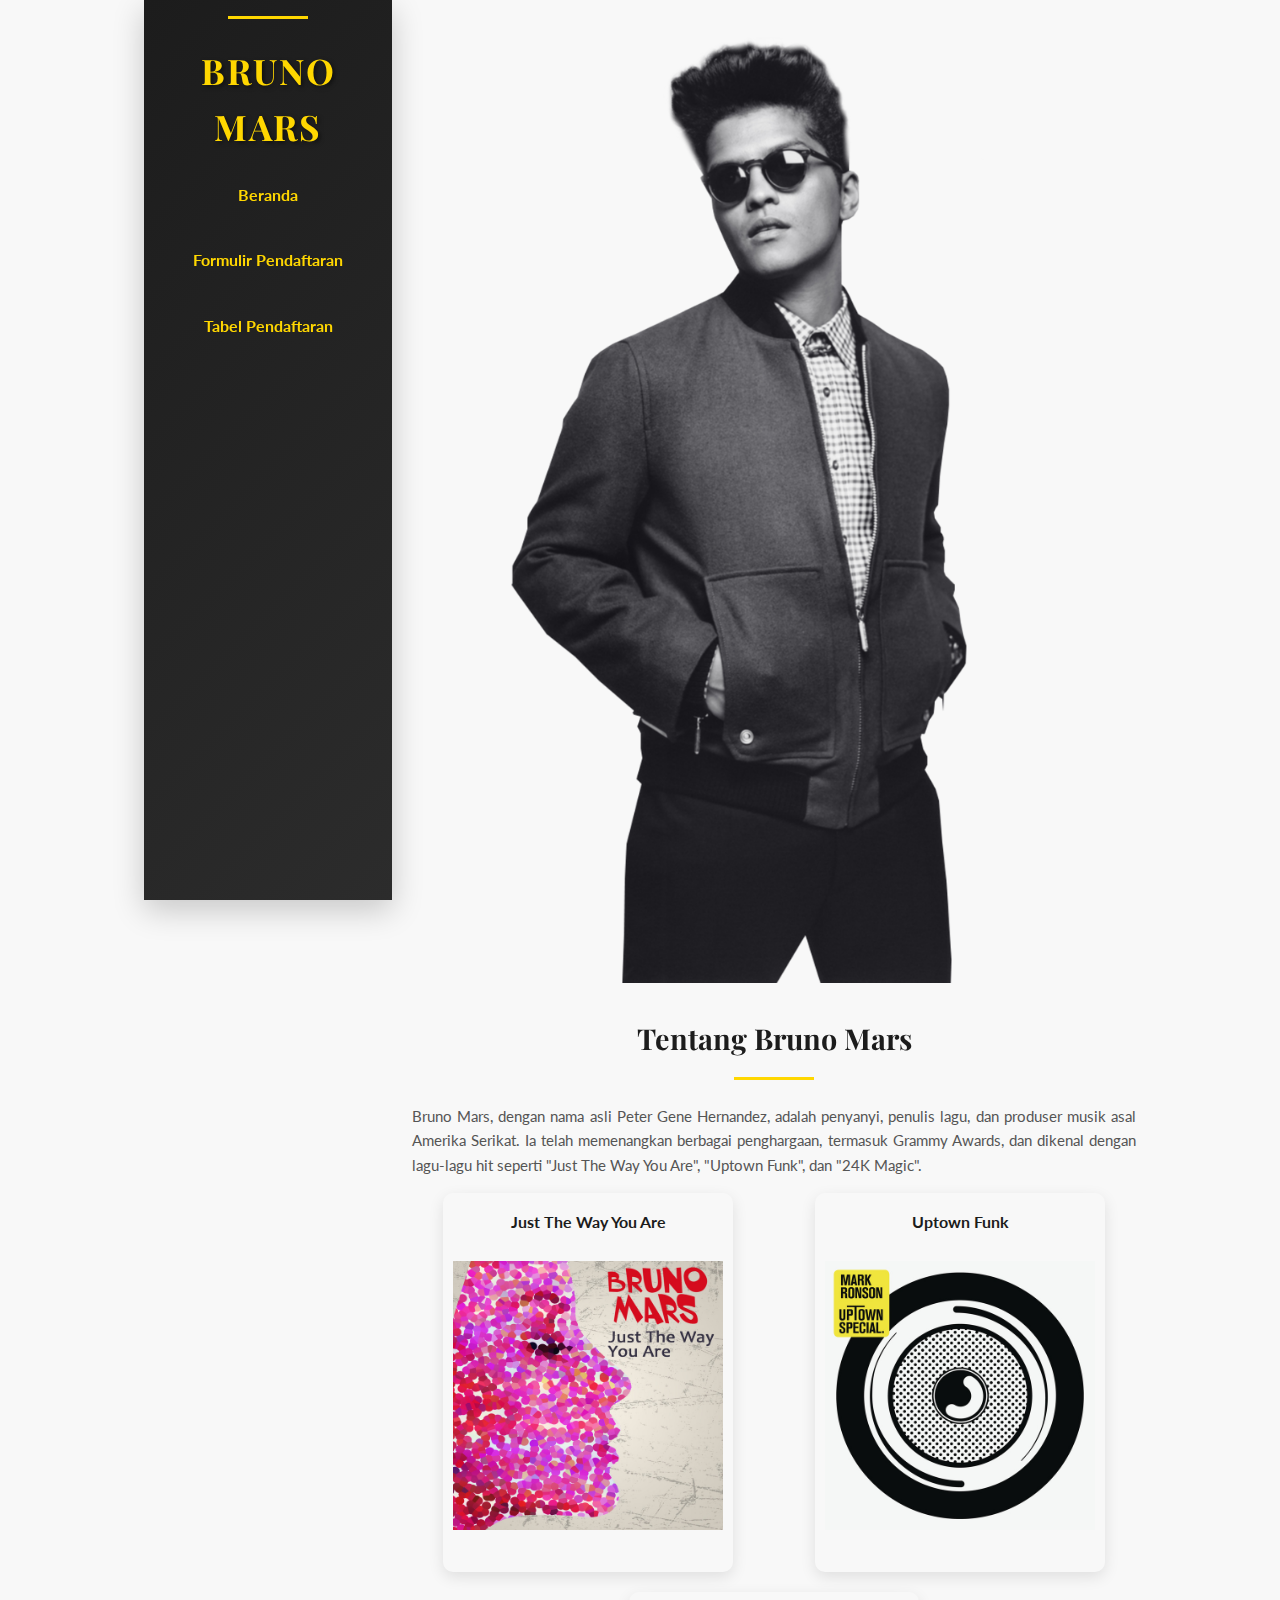
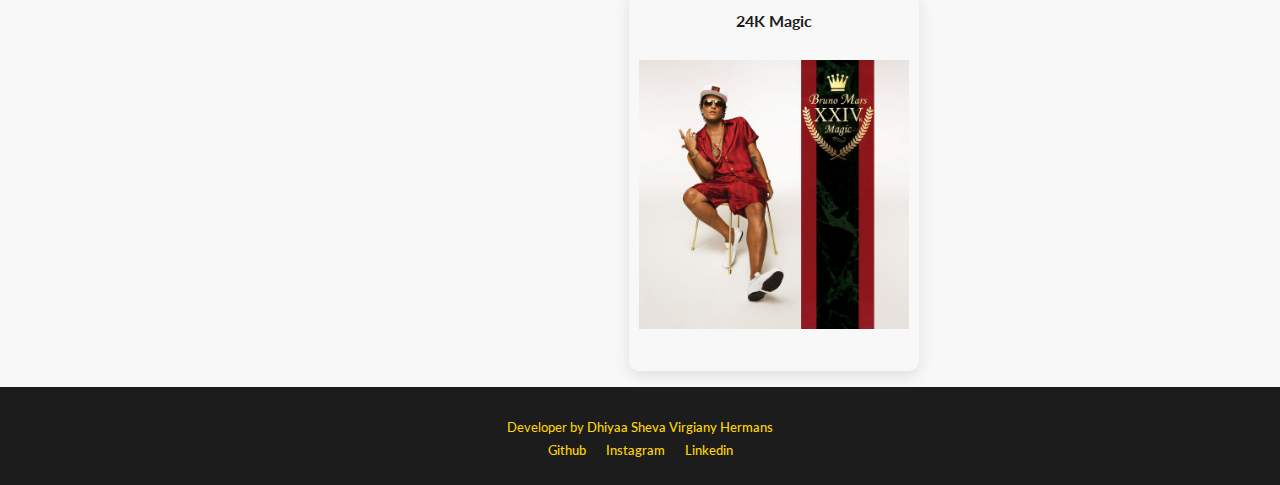
<file: index.html>
<!DOCTYPE html>
<html lang="id">
  <head>
    <meta charset="UTF-8" />
    <meta name="viewport" content="width=device-width, initial-scale=1.0" />
    <title>Bruno Mars</title>
    <link rel="stylesheet" href="css/style.css" />
    <link rel="icon" href="img/Logo Bruno Mars.png" type="image/x-icon" />
  </head>
  <body>
    <div class="container">
      <aside class="sidebar">
        <nav>
          <h2></h2>
          <h1>Bruno Mars</h1>
          <ul>
            <li><a href="index.html">Beranda</a></li>
            <li><a href="form.html">Formulir Pendaftaran</a></li>
            <li><a href="table.html">Tabel Pendaftaran</a></li>
          </ul>
        </nav>
      </aside>

      <main>
        <section>
          <div class="logo">
            <img src="img/Bruno Mars.png" alt="Logo Bruno Mars" />
          </div>
          <h2>Tentang Bruno Mars</h2>
          <p>
            Bruno Mars, dengan nama asli Peter Gene Hernandez, adalah penyanyi,
            penulis lagu, dan produser musik asal Amerika Serikat. Ia telah
            memenangkan berbagai penghargaan, termasuk Grammy Awards, dan
            dikenal dengan lagu-lagu hit seperti "Just The Way You Are", "Uptown
            Funk", dan "24K Magic".
          </p>

          <div class="logo_musik">
            <div class="logo_musik_con">
              <p>Just The Way You Are</p>
              <a
                href="https://youtu.be/LjhCEhWiKXk?feature=shared"
                target="_blank"
                ><img src="img/Lagu 1.jpeg" alt="Just The Way You Are"
              /></a>
            </div>

            <div class="logo_musik_con">
              <p>Uptown Funk</p>
              <a
                href="https://youtu.be/OPf0YbXqDm0?feature=shared"
                target="_blank"
                ><img src="img/Lagu 2.jpeg" alt="Uptown Funk" />
              </a>
            </div>

            <div class="logo_musik_con">
              <p>24K Magic</p>
              <a
                href="https://youtu.be/UqyT8IEBkvY?feature=shared"
                target="_blank"
                ><img src="img/Lagu 3.jpeg" alt="24K Magics"
              /></a>
            </div>
          </div>
        </section>
      </main>
    </div>

    <footer>
      <small>
        Developer by
        <a href="https://github.com/dhy0">Dhiyaa Sheva Virgiany Hermans</a>
        <ul>
          <li><a href="https://github.com/dhy0">Github</a></li>
          <li><a href="https://instagram.com/dhysheva">Instagram</a></li>
          <li>
            <a
              href="https://www.linkedin.com/in/dhiyaa-sheva-virgiany-hermans-374a29295/"
              >Linkedin</a
            >
          </li>
        </ul>
      </small>
    </footer>
  </body>
</html>
</file>
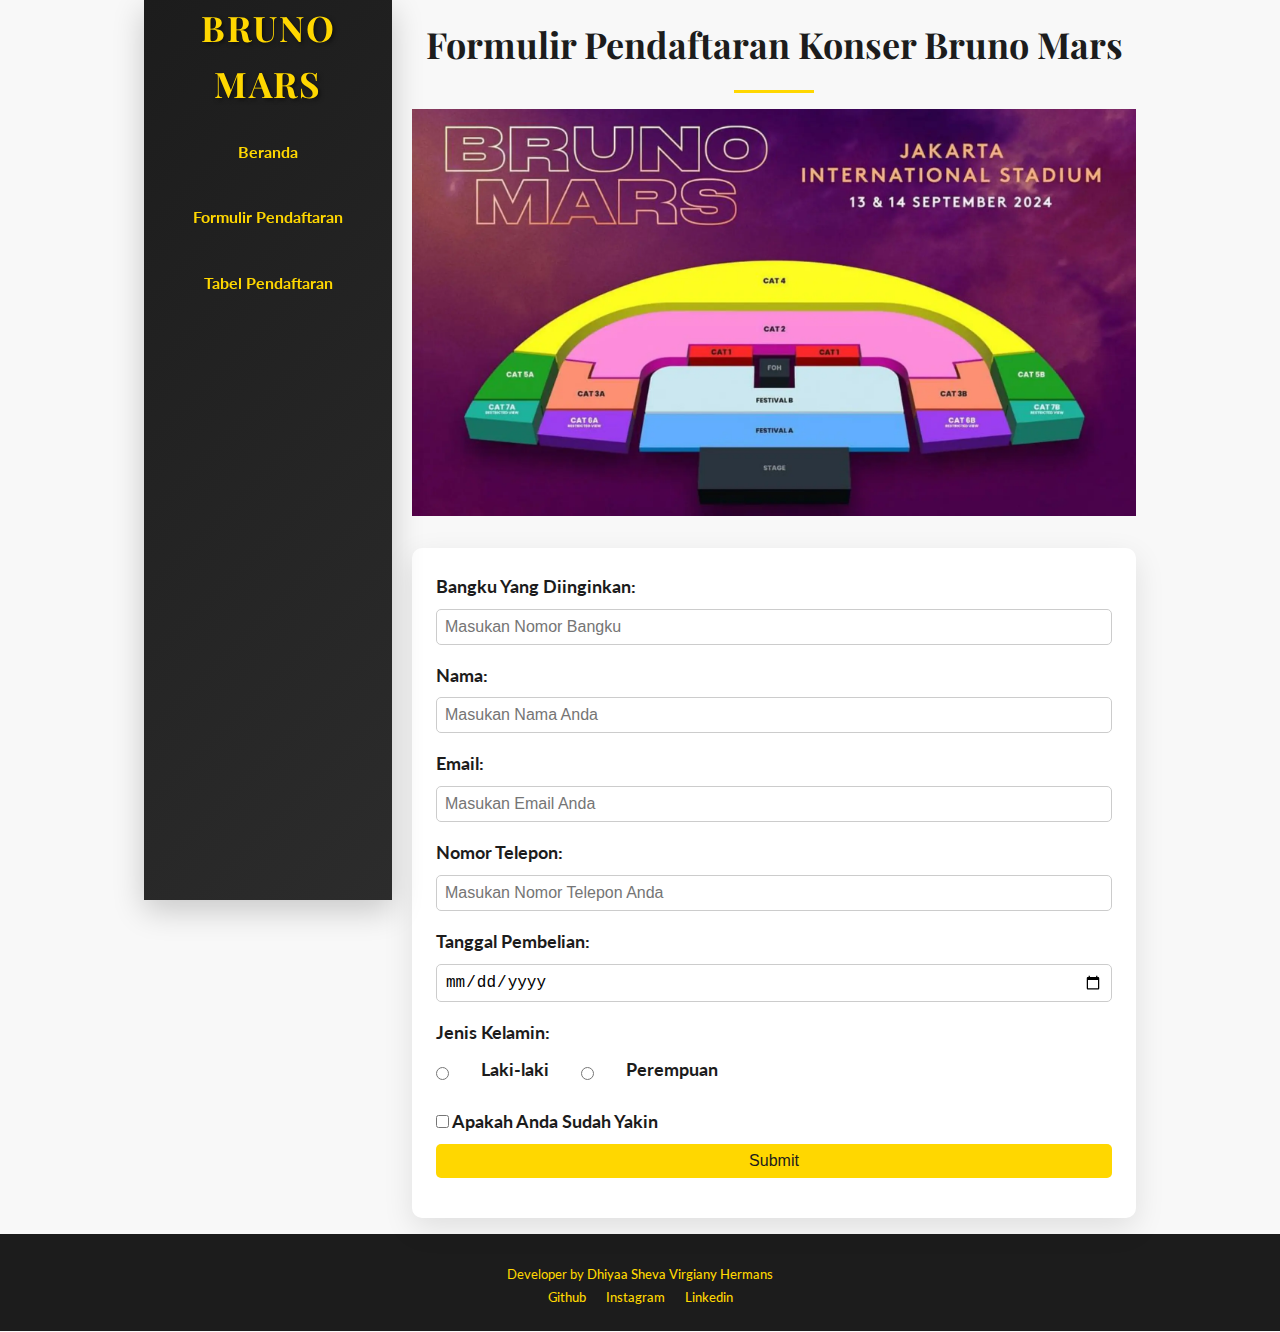
<file: form.html>
<!DOCTYPE html>
<html lang="en">
  <head>
    <meta charset="UTF-8" />
    <meta name="viewport" content="width=device-width, initial-scale=1.0" />
    <link rel="stylesheet" href="css/style.css" />
    <link rel="icon" href="img/Logo Bruno Mars.png" type="image/x-icon" />
    <title>Form Pendaftaran</title>
  </head>
  <body>
    <div class="container h-event">
      <aside class="sidebar">
        <nav>
          <h1 class="p-name">Bruno Mars</h1>
          <ul>
            <li><a href="index.html">Beranda</a></li>
            <li><a href="form.html">Formulir Pendaftaran</a></li>
            <li><a href="table.html">Tabel Pendaftaran</a></li>
          </ul>
        </nav>
      </aside>

      <main>
        <div class="h1-logo">
          <h1>
            Formulir Pendaftaran Konser <span class="p-name">Bruno Mars</span>
          </h1>
        </div>
        <img src="img/Konser Bruno Mars.jpeg" alt="Bangku Konser Bruno Mars" />
        <form action="table.html" method="get" target="_blank" class="h-entry">
          <fieldset>
            <div>
              <label for="bangku">Bangku Yang Diinginkan:</label>
              <input
                type="text"
                id="bangku"
                name="bangku"
                required
                class="p-seat"
                placeholder="Masukan Nomor Bangku"
              />
            </div>
            <div>
              <label for="name">Nama:</label>
              <input
                type="text"
                id="name"
                name="name"
                required
                class="p-name"
                placeholder="Masukan Nama Anda"
              />
            </div>
            <div>
              <label for="email">Email:</label>
              <input
                type="email"
                id="email"
                name="email"
                required
                class="u-email"
                placeholder="Masukan Email Anda"
              />
            </div>
            <div>
              <label for="phone">Nomor Telepon:</label>
              <input
                type="tel"
                id="phone"
                name="phone"
                required
                class="p-tel"
                placeholder="Masukan Nomor Telepon Anda"
              />
            </div>
            <div>
              <label for="date">Tanggal Pembelian:</label>
              <input
                type="date"
                id="date"
                name="date"
                required
                class="dt-start"
              />
            </div>
            <div>
              <label for="gander">Jenis Kelamin:</label>
              <div class="gander">
                <input
                  type="radio"
                  id="gander"
                  name="gander"
                  value="male"
                  class="p-gender"
                  required
                />
                <label for="gander">Laki-laki</label>
                <input
                  type="radio"
                  id="gander"
                  name="gander"
                  value="female"
                  class="p-gender"
                  required
                />
                <label for="gander">Perempuan</label>
              </div>
            </div>
            <div>
              <label for="pemberitahuan">
                <input
                  type="checkbox"
                  id="pemberitahuan"
                  name="pemberitahuan"
                  required
                />
                Apakah Anda Sudah Yakin
              </label>
            </div>
            <div>
              <input type="submit" value="Submit" />
            </div>
          </fieldset>
        </form>
      </main>
    </div>

    <footer>
      <small>
        Developer by
        <a href="https://github.com/dhy0" class="u-url"
          >Dhiyaa Sheva Virgiany Hermans</a
        >
        <ul>
          <li><a href="https://github.com/dhy0" class="u-url">Github</a></li>
          <li>
            <a href="https://instagram.com/dhysheva" class="u-url">Instagram</a>
          </li>
          <li>
            <a
              href="https://www.linkedin.com/in/dhiyaa-sheva-virgiany-hermans-374a29295/"
              class="u-url"
              >Linkedin</a
            >
          </li>
        </ul>
      </small>
    </footer>
  </body>
</html>
</file>
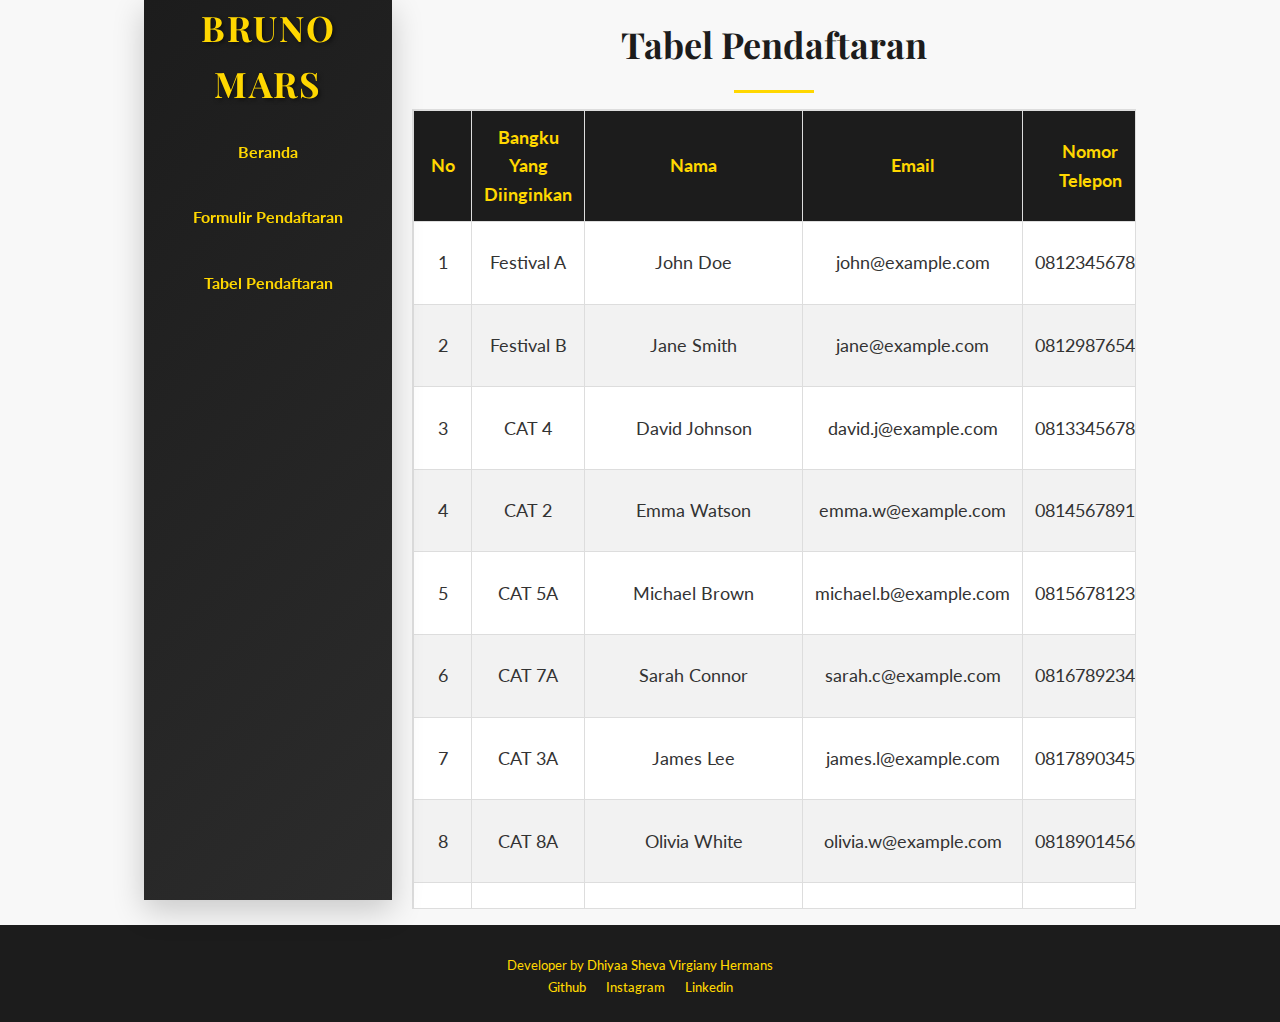
<file: table.html>
<!DOCTYPE html>
<html lang="en">
  <head>
    <meta charset="UTF-8" />
    <meta name="viewport" content="width=device-width, initial-scale=1.0" />
    <link rel="stylesheet" href="css/style.css" />
    <link rel="icon" href="img/Logo Bruno Mars.png" type="image/x-icon" />
    <title>Tabel Pendaftaran</title>
  </head>
  <body>
    <div class="container">
      <aside class="sidebar">
        <nav>
          <h1 class="p-name">Bruno Mars</h1>
          <ul>
            <li><a href="index.html">Beranda</a></li>
            <li><a href="form.html">Formulir Pendaftaran</a></li>
            <li><a href="table.html">Tabel Pendaftaran</a></li>
          </ul>
        </nav>
      </aside>

      <main>
        <div class="h1-logo">
          <h1 class="p-name">Tabel Pendaftaran</h1>
        </div>
        <div class="table-container">
          <table class="h-entry">
            <thead>
              <tr>
                <th>No</th>
                <th>Bangku Yang Diinginkan</th>
                <th>Nama</th>
                <th>Email</th>
                <th>Nomor Telepon</th>
                <th>Tanggal Pembelian</th>
                <th>Jenis Kelamin</th>
                <th>Konfirmasi</th>
              </tr>
            </thead>
            <tbody>
              <tr class="h-event">
                <td>1</td>
                <td class="p-seat">Festival A</td>
                <td class="p-name">John Doe</td>
                <td class="u-email">john@example.com</td>
                <td class="p-tel">08123456789</td>
                <td class="dt-start">2024-10-20</td>
                <td class="p-gender">Laki-laki</td>
                <td>Ya</td>
              </tr>
              <tr>
                <td>2</td>
                <td class="p-seat">Festival B</td>
                <td class="p-name">Jane Smith</td>
                <td class="u-email">jane@example.com</td>
                <td class="p-tel">08129876543</td>
                <td class="dt-start">2024-10-21</td>
                <td class="p-gender">Perempuan</td>
                <td>Ya</td>
              </tr>
              <tr>
                <td>3</td>
                <td class="p-seat">CAT 4</td>
                <td class="p-name">David Johnson</td>
                <td class="u-email">david.j@example.com</td>
                <td class="p-tel">08133456789</td>
                <td class="dt-start">2024-10-22</td>
                <td class="p-gender">Laki-laki</td>
                <td>Ya</td>
              </tr>
              <tr>
                <td>4</td>
                <td class="p-seat">CAT 2</td>
                <td class="p-name">Emma Watson</td>
                <td class="u-email">emma.w@example.com</td>
                <td class="p-tel">08145678912</td>
                <td class="dt-start">2024-10-22</td>
                <td class="p-gender">Perempuan</td>
                <td>Ya</td>
              </tr>
              <tr>
                <td>5</td>
                <td class="p-seat">CAT 5A</td>
                <td class="p-name">Michael Brown</td>
                <td class="u-email">michael.b@example.com</td>
                <td class="p-tel">08156781234</td>
                <td class="dt-start">2024-10-23</td>
                <td class="p-gender">Laki-laki</td>
                <td>Ya</td>
              </tr>
              <tr>
                <td>6</td>
                <td class="p-seat">CAT 7A</td>
                <td class="p-name">Sarah Connor</td>
                <td class="u-email">sarah.c@example.com</td>
                <td class="p-tel">08167892345</td>
                <td class="dt-start">2024-10-23</td>
                <td class="p-gender">Perempuan</td>
                <td>Ya</td>
              </tr>
              <tr>
                <td>7</td>
                <td class="p-seat">CAT 3A</td>
                <td class="p-name">James Lee</td>
                <td class="u-email">james.l@example.com</td>
                <td class="p-tel">08178903456</td>
                <td class="dt-start">2024-10-24</td>
                <td class="p-gender">Laki-laki</td>
                <td>Ya</td>
              </tr>
              <tr>
                <td>8</td>
                <td class="p-seat">CAT 8A</td>
                <td class="p-name">Olivia White</td>
                <td class="u-email">olivia.w@example.com</td>
                <td class="p-tel">08189014567</td>
                <td class="dt-start">2024-10-24</td>
                <td class="p-gender">Perempuan</td>
                <td>Ya</td>
              </tr>
              <tr>
                <td>9</td>
                <td class="p-seat">CAT 1</td>
                <td class="p-name">Daniel Martin</td>
                <td class="u-email">daniel.m@example.com</td>
                <td class="p-tel">08190125678</td>
                <td class="dt-start">2024-10-25</td>
                <td class="p-gender">Laki-laki</td>
                <td>Ya</td>
              </tr>
              <tr>
                <td>10</td>
                <td class="p-seat">CAT 5B</td>
                <td class="p-name">Isabella King</td>
                <td class="u-email">isabella.k@example.com</td>
                <td class="p-tel">08101236789</td>
                <td class="dt-start">2024-10-25</td>
                <td class="p-gender">Perempuan</td>
                <td>Ya</td>
              </tr>
              <tr>
                <td>11</td>
                <td class="p-seat">CAT 7B</td>
                <td class="p-name">Chris Green</td>
                <td class="u-email">chris.g@example.com</td>
                <td class="p-tel">08113456789</td>
                <td class="dt-start">2024-10-26</td>
                <td class="p-gender">Laki-laki</td>
                <td>Ya</td>
              </tr>
              <tr>
                <td>12</td>
                <td class="p-seat">CAT 3B</td>
                <td class="p-name">Lucy Brown</td>
                <td class="u-email">lucy.b@example.com</td>
                <td class="p-tel">08124567890</td>
                <td class="dt-start">2024-10-26</td>
                <td class="p-gender">Perempuan</td>
                <td>Ya</td>
              </tr>
              <tr>
                <td>13</td>
                <td class="p-seat">CAT 6B</td>
                <td class="p-name">Robert Harris</td>
                <td class="u-email">robert.h@example.com</td>
                <td class="p-tel">08135678901</td>
                <td class="dt-start">2024-10-27</td>
                <td class="p-gender">Laki-laki</td>
                <td>Ya</td>
              </tr>
              <tr>
                <td>14</td>
                <td class="p-seat">Festival A</td>
                <td class="p-name">Alice Walker</td>
                <td class="u-email">alice.w@example.com</td>
                <td class="p-tel">08146789012</td>
                <td class="dt-start">2024-10-27</td>
                <td class="p-gender">Perempuan</td>
                <td>Ya</td>
              </tr>
              <tr>
                <td>15</td>
                <td class="p-seat">Festival B</td>
                <td class="p-name">Steven Clark</td>
                <td class="u-email">steven.c@example.com</td>
                <td class="p-tel">08157890123</td>
                <td class="dt-start">2024-10-28</td>
                <td class="p-gender">Laki-laki</td>
                <td>Ya</td>
              </tr>
              <tr>
                <td class="p-seat">16</td>
                <td class="p-name">CAT 4</td>
                <td class="p-name">Nina Roberts</td>
                <td class="u-email">nina.r@example.com</td>
                <td class="p-tel">08168901234</td>
                <td class="dt-start">2024-10-28</td>
                <td class="p-gender">Perempuan</td>
                <td>Ya</td>
              </tr>
              <tr>
                <td>17</td>
                <td class="p-seat">CAT 2</td>
                <td class="p-name">Ryan Scott</td>
                <td class="u-email">ryan.s@example.com</td>
                <td class="p-tel">08179012345</td>
                <td class="dt-start">2024-10-29</td>
                <td class="p-gender">Laki-laki</td>
                <td>Ya</td>
              </tr>
              <tr>
                <td>18</td>
                <td class="p-seat">CAT 5A</td>
                <td class="p-name">Emma Davis</td>
                <td class="u-email">emma.d@example.com</td>
                <td class="p-tel">08189023456</td>
                <td class="dt-start">2024-10-29</td>
                <td class="p-gender">Perempuan</td>
                <td>Ya</td>
              </tr>
              <tr>
                <td>19</td>
                <td class="p-seat">CAT 7A</td>
                <td class="p-name">Luke Hall</td>
                <td class="u-email">luke.h@example.com</td>
                <td class="p-tel">08199034567</td>
                <td class="dt-start">2024-10-30</td>
                <td class="p-gender">Laki-laki</td>
                <td>Ya</td>
              </tr>
              <tr>
                <td>20</td>
                <td class="p-seat">CAT 3A</td>
                <td class="p-name">Grace Taylor</td>
                <td class="u-email">grace.t@example.com</td>
                <td class="p-tel">08123456780</td>
                <td class="dt-start">2024-10-30</td>
                <td class="p-gender">Perempuan</td>
                <td>Ya</td>
              </tr>
              <tr>
                <td>21</td>
                <td class="p-seat">CAT 6A</td>
                <td class="p-name">Henry Anderson</td>
                <td class="u-email">henry.a@example.com</td>
                <td class="p-tel">08123456781</td>
                <td class="dt-start">2024-10-31</td>
                <td class="p-gender">Laki-laki</td>
                <td>Ya</td>
              </tr>
              <tr>
                <td>22</td>
                <td class="p-seat">CAT 1</td>
                <td class="p-name">Anna Wilson</td>
                <td class="u-email">anna.w@example.com</td>
                <td class="p-tel">08123456782</td>
                <td class="dt-start">2024-10-31</td>
                <td class="p-gender">Perempuan</td>
                <td>Ya</td>
              </tr>
              <tr>
                <td>23</td>
                <td class="p-seat">CAT 1</td>
                <td class="p-name">Matt Young</td>
                <td class="u-email">matt.y@example.com</td>
                <td class="p-tel">08123456783</td>
                <td class="dt-start">2024-11-01</td>
                <td class="p-gender">Laki-laki</td>
                <td>Ya</td>
              </tr>
              <tr>
                <td>24</td>
                <td class="p-seat">CAT 3B</td>
                <td class="p-name">Rachel Hernandez</td>
                <td class="u-email">rachel.h@example.com</td>
                <td class="p-tel">08123456784</td>
                <td class="dt-start">2024-11-01</td>
                <td class="p-gender">Perempuan</td>
                <td>Ya</td>
              </tr>
              <tr>
                <td>25</td>
                <td class="p-seat">CAT 6B</td>
                <td class="p-name">Jack Turner</td>
                <td class="u-email">jack.t@example.com</td>
                <td class="p-tel">08123456785</td>
                <td class="dt-start">2024-11-02</td>
                <td class="p-gender">Laki-laki</td>
                <td>Ya</td>
              </tr>
              <tr>
                <td>26</td>
                <td class="p-seat">CAT 5B</td>
                <td class="p-name">Ella Perez</td>
                <td class="u-email">ella.p@example.com</td>
                <td class="p-tel">08123456786</td>
                <td class="dt-start">2024-11-02</td>
                <td class="p-gender">Perempuan</td>
                <td>Ya</td>
              </tr>
              <tr>
                <td>27</td>
                <td class="p-seat">CAT 7B</td>
                <td class="p-name">Max White</td>
                <td class="u-email">max.w@example.com</td>
                <td class="p-tel">08123456787</td>
                <td class="dt-start">2024-11-03</td>
                <td class="p-gender">Laki-laki</td>
                <td>Ya</td>
              </tr>
              <tr>
                <td>28</td>
                <td class="p-seat">Festival A</td>
                <td class="p-name">Amy Thomas</td>
                <td class="u-email">amy.t@example.com</td>
                <td class="p-tel">08123456788</td>
                <td class="dt-start">2024-11-03</td>
                <td class="p-gender">Perempuan</td>
                <td>Ya</td>
              </tr>
              <tr>
                <td>29</td>
                <td class="p-seat">Festival B</td>
                <td class="p-name">Nick Harris</td>
                <td class="u-email">nick.h@example.com</td>
                <td class="p-tel">08123456789</td>
                <td class="dt-start">2024-11-04</td>
                <td class="p-gender">Laki-laki</td>
                <td>Ya</td>
              </tr>
              <tr>
                <td>30</td>
                <td class="p-seat">CAT 4</td>
                <td class="p-name">Kate Lee</td>
                <td class="u-email">kate.l@example.com</td>
                <td class="p-tel">08123456790</td>
                <td class="dt-start">2024-11-04</td>
                <td class="p-gender">Perempuan</td>
                <td>Ya</td>
              </tr>
              <tr>
                <td class="p-seat">CAT 2</td>
                <td class="p-name">Tommy Morgan</td>
                <td class="u-email">tommy.m@example.com</td>
                <td class="p-tel">08123456791</td>
                <td class="dt-start">2024-11-05</td>
                <td class="p-gender">Laki-laki</td>
                <td>Ya</td>
              </tr>
              <tr>
                <td>32</td>
                <td class="p-seat">CAT 1</td>
                <td class="p-name">Laura Clark</td>
                <td class="u-email">laura.c@example.com</td>
                <td class="p-tel">08123456792</td>
                <td class="dt-start">2024-11-05</td>
                <td class="p-gender">Perempuan</td>
                <td>Ya</td>
              </tr>
              <tr>
                <td>33</td>
                <td class="p-seat">CAT 1</td>
                <td class="p-name">Kevin Carter</td>
                <td class="u-email">kevin.c@example.com</td>
                <td class="p-tel">08123456793</td>
                <td class="dt-start">2024-11-06</td>
                <td class="p-gender">Laki-laki</td>
                <td>Ya</td>
              </tr>
              <tr>
                <td>34</td>
                <td class="p-seat">CAT 3A</td>
                <td class="p-name">Sarah King</td>
                <td class="u-email">sarah.k@example.com</td>
                <td class="p-tel">08123456794</td>
                <td class="dt-start">2024-11-06</td>
                <td class="p-gender">Perempuan</td>
                <td>Ya</td>
              </tr>
              <tr>
                <td>35</td>
                <td class="p-seat">CAT 6A</td>
                <td class="p-name">Ben Scott</td>
                <td class="u-email">ben.s@example.com</td>
                <td class="p-tel">08123456795</td>
                <td class="dt-start">2024-11-07</td>
                <td class="p-gender">Laki-laki</td>
                <td>Ya</td>
              </tr>
              <tr>
                <td>36</td>
                <td class="p-seat">CAT 5A</td>
                <td class="p-name">Lisa Hill</td>
                <td class="u-email">lisa.h@example.com</td>
                <td class="p-tel">08123456796</td>
                <td class="dt-start">2024-11-07</td>
                <td class="p-gender">Perempuan</td>
                <td>Ya</td>
              </tr>
              <tr>
                <td>37</td>
                <td class="p-seat">CAT 7A</td>
                <td class="p-name">Chris Adams</td>
                <td class="u-email">chris.a@example.com</td>
                <td class="p-tel">08123456797</td>
                <td class="dt-start">2024-11-08</td>
                <td class="p-gender">Laki-laki</td>
                <td>Ya</td>
              </tr>
              <tr>
                <td>38</td>
                <td class="p-seat">CAT 3B</td>
                <td class="p-name">Emily Martinez</td>
                <td class="u-email">emily.m@example.com</td>
                <td class="p-tel">08123456798</td>
                <td class="dt-start">2024-11-08</td>
                <td class="p-gender">Perempuan</td>
                <td>Ya</td>
              </tr>
              <tr>
                <td>39</td>
                <td class="p-seat">CAT 6B</td>
                <td class="p-name">Paul Thompson</td>
                <td class="u-email">paul.t@example.com</td>
                <td class="p-tel">08123456799</td>
                <td class="dt-start">2024-11-09</td>
                <td class="p-gender">Laki-laki</td>
                <td>Ya</td>
              </tr>
              <tr>
                <td>40</td>
                <td class="p-seat">CAT 5B</td>
                <td class="p-name">Julia Roberts</td>
                <td class="u-email">julia.r@example.com</td>
                <td class="p-tel">08123456800</td>
                <td class="dt-start">2024-11-09</td>
                <td class="p-gender">Perempuan</td>
                <td>Ya</td>
              </tr>
              <tr>
                <td>41</td>
                <td class="p-seat">CAT 7B</td>
                <td class="p-name">Lucas Walker</td>
                <td class="u-email">lucas.w@example.com</td>
                <td class="p-tel">08123456801</td>
                <td class="dt-start">2024-11-10</td>
                <td class="p-gender">Laki-laki</td>
                <td>Ya</td>
              </tr>
              <tr>
                <td>42</td>
                <td class="p-seat">Festival A</td>
                <td class="p-name">Linda Harris</td>
                <td class="u-email">linda.h@example.com</td>
                <td class="p-tel">08123456802</td>
                <td class="dt-start">2024-11-10</td>
                <td class="p-gender">Perempuan</td>
                <td>Ya</td>
              </tr>
              <tr>
                <td>43</td>
                <td class="p-seat">Festival B</td>
                <td class="p-name">Mark Taylor</td>
                <td class="u-email">mark.t@example.com</td>
                <td class="p-tel">08123456803</td>
                <td class="dt-start">2024-11-11</td>
                <td class="p-gender">Laki-laki</td>
                <td>Ya</td>
              </tr>
              <tr>
                <td>44</td>
                <td class="p-seat">CAT 4</td>
                <td class="p-name">Jessica Wilson</td>
                <td class="u-email">jessica.w@example.com</td>
                <td class="p-tel">08123456804</td>
                <td class="dt-start">2024-11-11</td>
                <td class="p-gender">Perempuan</td>
                <td>Ya</td>
              </tr>
              <tr>
                <td>45</td>
                <td class="p-seat">CAT 2</td>
                <td class="p-name">Brian Anderson</td>
                <td class="u-email">brian.a@example.com</td>
                <td class="p-tel">08123456805</td>
                <td class="dt-start">2024-11-12</td>
                <td class="p-gender">Laki-laki</td>
                <td class="is-vip">Ya</td>
              </tr>
              <tr>
                <td>46</td>
                <td class="p-seat">CAT 3A</td>
                <td class="p-name">Heather Clark</td>
                <td class="u-email">heather.c@example.com</td>
                <td class="p-tel">08123456806</td>
                <td class="dt-start">2024-11-12</td>
                <td class="p-gender">Perempuan</td>
                <td>Ya</td>
              </tr>
              <tr>
                <td>47</td>
                <td class="p-seat">CAT 6A</td>
                <td class="p-name">George Green</td>
                <td class="u-email">george.g@example.com</td>
                <td class="p-tel">08123456807</td>
                <td class="dt-start">2024-11-13</td>
                <td class="p-gender">Laki-laki</td>
                <td>Ya</td>
              </tr>
              <tr>
                <td>48</td>
                <td class="p-seat">CAT 5A</td>
                <td class="p-name">Susan Brown</td>
                <td class="u-email">susan.b@example.com</td>
                <td class="p-tel">08123456808</td>
                <td class="dt-start">2024-11-13</td>
                <td class="p-gender">Perempuan</td>
                <td>Ya</td>
              </tr>
              <tr>
                <td>49</td>
                <td class="p-seat">CAT 7A</td>
                <td class="p-name">William Harris</td>
                <td class="u-email">william.h@example.com</td>
                <td class="p-tel">08123456809</td>
                <td class="dt-start">2024-11-14</td>
                <td class="p-gender">Laki-laki</td>
                <td>Ya</td>
              </tr>
              <tr>
                <td>50</td>
                <td class="p-seat">CAT 1</td>
                <td class="p-name">Olivia Davis</td>
                <td class="u-email">olivia.d@example.com</td>
                <td class="p-tel">08123456810</td>
                <td class="dt-start">2024-11-14</td>
                <td class="p-gender">Perempuan</td>
                <td>Ya</td>
              </tr>
            </tbody>
          </table>
        </div>
      </main>
    </div>

    <footer>
      <small>
        Developer by
        <a href="https://github.com/dhy0" class="u-url"
          >Dhiyaa Sheva Virgiany Hermans</a
        >
        <ul>
          <li><a href="https://github.com/dhy0" class="u-url">Github</a></li>
          <li>
            <a href="https://instagram.com/dhysheva" class="u-url">Instagram</a>
          </li>
          <li>
            <a
              href="https://www.linkedin.com/in/dhiyaa-sheva-virgiany-hermans-374a29295/"
              class="u-url"
              >Linkedin</a
            >
          </li>
        </ul>
      </small>
    </footer>
  </body>
</html>
</file>
<file: css/style.css>
@import url("https://fonts.googleapis.com/css2?family=Playfair+Display:wght@400;700&family=Lato:wght@300;400;700&display=swap");

* {
  margin: 0;
  padding: 0;
  box-sizing: border-box;
}

body {
  font-family: "Lato", sans-serif;
  line-height: 1.6;
  color: #333;
  background-color: #f8f8f8;
  font-size: 14px;
  box-sizing: border-box;
}

.container {
  display: flex;
  flex-direction: column;
  align-items: center;
  max-width: 100%;
  margin: 0 auto;
  padding: 0;
}

.container .sidebar h1 {
  font-family: "Playfair Display", serif;
  font-size: 2.2rem;
  margin-bottom: 1rem;
  text-transform: uppercase;
  letter-spacing: 2px;
  color: #ffd700;
  text-shadow: 2px 2px 4px rgba(0, 0, 0, 0.5);
}

/* Sidebar */
.sidebar {
  width: 100%;
  text-align: center;
  background: linear-gradient(135deg, #1c1c1c, #2c2c2c);
  margin-bottom: 1rem;
  box-shadow: 0 10px 30px rgba(0, 0, 0, 0.2);
}

nav ul {
  display: flex;
  justify-content: space-evenly;
  list-style-type: none;
  padding: 0;
  justify-content: center;
  align-items: center;
  gap: 20px;
}

nav ul li a {
  display: block;
  color: #ffd700;
  text-decoration: none;
  font-weight: 700;
  font-size: 1rem;
  padding: 10px;
  border-radius: 5px;
  transition: all 0.3s ease;
}

nav ul li a:hover {
  background-color: rgba(255, 215, 0, 0.2);
  transform: translateY(-3px);
  box-shadow: 0 5px 15px rgba(255, 215, 0, 0.3);
}

/* Main content */
main {
  width: 100%;
  padding: 1rem 0;
}

main img {
  display: block;
  max-width: 100%;
}

.section {
  background-color: #fff;
  border-radius: 10px;
  padding: 1.5rem;
  margin-bottom: 2rem;
  box-shadow: 0 10px 30px rgba(0, 0, 0, 0.1);
}

h2 {
  color: #1c1c1c;
  font-family: "Playfair Display", serif;
  font-size: 1.8rem;
  margin-bottom: 1.5rem;
  text-align: center;
  position: relative;
}

h2::after {
  content: "";
  display: block;
  width: 80px;
  height: 3px;
  background-color: #ffd700;
  margin: 1rem auto 0;
}

p {
  text-align: justify;
  font-size: 0.95rem;
  line-height: 1.6;
  margin-bottom: 1rem;
  color: #555;
}

/* Logo dan gambar */
.section img {
  display: block;
  max-width: 100%;
  margin: 0 auto 2rem;
  border-radius: 50%;
  box-shadow: 0 0 30px rgba(0, 0, 0, 0.2);
  border: 5px solid #ffd700;
}

.logo_musik {
  display: flex;
  flex-direction: column;
  flex-wrap: wrap;
  gap: 20px;
  justify-content: center;
  align-items: center;
  justify-content: space-around;
}

.logo_musik_con {
  width: 50%;
  pad: 10px;
  object-fit: cover;
  text-align: center;
  border-radius: 10px;
  transition: transform 0.3s ease;
  box-shadow: 0 5px 15px rgba(0, 0, 0, 0.1);
}
.logo_musik_con p {
  text-align: center;
}
.logo_musik_con a {
  text-align: center;
  display: flex;
  justify-content: center;
  align-items: center;
  text-decoration: none;

  padding: 10px;
}

.logo_musik_con img {
  width: 100%;
}
.logo_musik_con:hover {
  transform: translateY(-5px);
}

.logo_musi_con:hover img {
  box-shadow: 0 15px 30px rgba(0, 0, 0, 0.2);
}

.logo_musik p {
  margin-top: 1rem;
  font-weight: 700;
  color: #1c1c1c;
  font-size: 1rem;
}

/* Footer */
footer {
  background-color: #1c1c1c;
  color: #ffd700;
  text-align: center;
  padding: 1.5rem 0;
}

footer small {
  text-align: justify;
  margin-bottom: 0;
  font-size: 0.8rem;
}

footer small a {
  color: #ffd700;
  text-decoration: none;
  font-weight: 500;
}

footer small a:hover {
  text-decoration: underline;
}

footer ul {
  display: flex;
  justify-content: center;
  list-style-type: none;
  padding: 0;
  justify-content: center;
  align-items: center;
  gap: 20px;
}

/* Formulir pendaftaran */
form {
  width: 100%;

  margin: 0 auto;
  padding: 1.5rem;
  background-color: #fff;
  border-radius: 10px;
  box-shadow: 0 10px 30px rgba(0, 0, 0, 0.1);
}

fieldset {
  border: none;
  margin-bottom: 1rem;
}

.h1-logo {
  text-align: center;
  margin-bottom: 1rem;
  font-family: "Playfair Display", serif;
  margin-bottom: 1rem;
  color: #1c1c1c;
}

.h1-logo::after {
  content: "";
  display: block;
  width: 80px;
  height: 3px;
  background-color: #ffd700;
  margin: 1rem auto 0;
}

form label {
  display: block;
  margin-bottom: 0.5rem;
  font-weight: 700;
  color: #1c1c1c;
}

form input[type="text"],
form input[type="email"],
form input[type="tel"],
form input[type="date"],
form textarea {
  width: 100%;
  padding: 0.5rem;
  margin-bottom: 1rem;
  border: 1px solid #ccc;
  border-radius: 5px;
  font-size: 1rem;
}

.gander {
  display: flex;
  align-items: center;
  margin-bottom: 1rem;
  gap: 2rem;
}

form input[type="submit"] {
  width: 100%;
  padding: 0.5rem;
  background-color: #ffd700;
  color: #1c1c1c;
  border: none;
  border-radius: 5px;
  font-size: 1rem;
  cursor: pointer;
}

form input[type="submit"]:hover {
  background-color: #1c1c1c;
  color: #ffd700;
}

/* Tabel pendaftaran */
.table-container {
  width: 100%;
  margin: 0 auto;
  overflow-x: auto;
  overflow-y: auto;
  border: 1px solid #ddd;
  display: block;
  overflow-x: scroll;
  overflow-y: scroll;
  max-height: 85vh;
}

table {
  width: 100%;
  border-collapse: collapse;
}

th,
td {
  padding: 12px;
  text-align: center;
  border: 1px solid #ddd;
}

th {
  background-color: #1c1c1c;
  color: #ffd700;
  position: sticky;
  top: 0;
  z-index: 2;
}

tr:nth-child(even) {
  background-color: #f2f2f2;
}

tr:nth-child(odd) {
  background-color: #fff;
}

tr:hover {
  background-color: #ffd700;
}

/* Media queries */
/* SM - Small devices (≥ 576px) */
@media (min-width: 576px) {
  body {
    font-size: 15px;
  }

  .container {
    flex-direction: column;
    max-width: auto;
  }

  .container img {
    width: 100%;
    margin: 0 auto 2rem;
  }

  .sidebar {
    width: 100%;
    margin-right: 0;
  }

  .logo_musik_con {
    width: 60%;
  }
}

/* MD - Medium devices (≥ 768px) */
@media (min-width: 768px) {
  body {
    font-size: 16px;
  }

  .container {
    max-width: 720px;
    flex-direction: column;
  }

  .container img {
    width: 100%;
  }

  .sidebar {
    width: 100%;
  }

  main {
    padding-left: 20px;
  }

  .sidebar nav {
    width: 100%;
    display: flex;
    justify-content: space-evenly;
  }

  nav ul {
    width: 100%;
  }

  main {
    width: 100%;
  }

  .logo_musik_con {
    width: 30%;
  }

  .logo_musik {
    flex-direction: row;
    flex-wrap: wrap;
  }

  .table {
    width: 100%;
  }

  .table-container {
    width: 100%;
    margin: 0 auto;
    overflow-x: auto;
    overflow-y: auto;
    max-height: 800px;
    border: 1px solid #ddd;
  }
}

/* LG - Large devices (≥ 992px) */
@media (min-width: 992px) {
  body {
    font-size: 18px;
  }

  .container {
    max-width: 992px;
    position: relative;
    flex-direction: row;
    justify-content: start;
    align-items: start;
  }

  .container img {
    width: 100%;
  }

  .sidebar {
    display: flex;
    position: sticky;
    top: 0px;
    height: 100vh;
    flex-direction: column;
    width: 25%;
  }

  .sidebar nav {
    flex-direction: column;
    width: 100%;
    display: flex;
    justify-content: space-evenly;
  }
  .logo_musik_con {
    width: 40%;
    flex-wrap: wrap;
  }

  nav ul {
    flex-direction: column;
    width: 100%;
  }

  main {
    width: 75%;
  }
}
</file>
